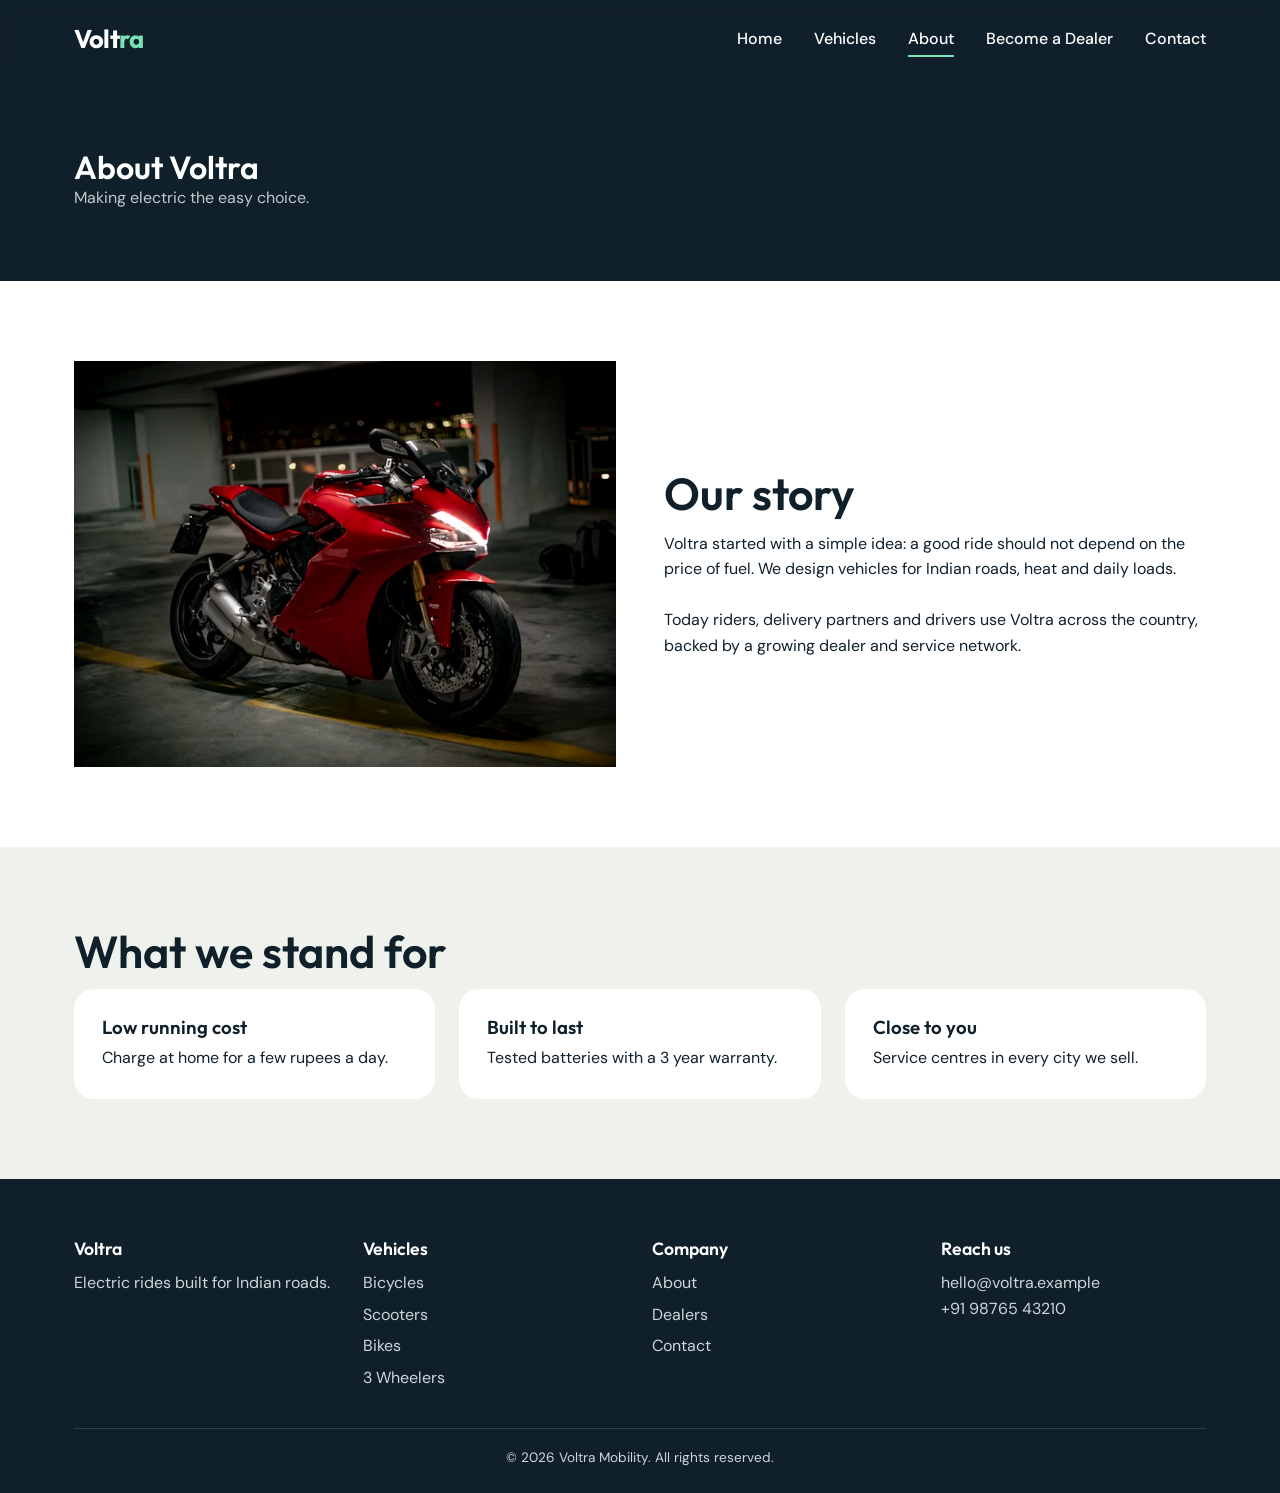
<file: about.html>
<!DOCTYPE html>
<html lang="en">

<head>
   <meta charset="UTF-8">
   <meta name="viewport" content="width=device-width,initial-scale=1">
   <title>About | Voltra</title>
   <link rel="preconnect" href="https://fonts.googleapis.com">
   <link
      href="https://fonts.googleapis.com/css2?family=DM+Sans:wght@400;500&family=Outfit:wght@500;600;700&display=swap"
      rel="stylesheet">
   <link rel="stylesheet" href="style.css">
</head>

<body>
   <header class="nav solid">
      <div class="wrap">
         <a href="index.html" class="logo">Volt<span>ra</span></a>
         <button class="burger" aria-label="Menu" aria-expanded="false">&#9776;</button>
         <ul class="menu">
            <li><a href="index.html">Home</a></li>
            <li><a href="vehicles.html">Vehicles</a></li>
            <li><a href="about.html" class="active">About</a></li>
            <li><a href="contact.html">Become a Dealer</a></li>
            <li><a href="contact.html">Contact</a></li>
         </ul>
      </div>
   </header>
   <div class="page-head">
      <div class="wrap">
         <h1>About Voltra</h1>
         <p>Making electric the easy choice.</p>
      </div>
   </div>
   <section>
      <div class="wrap split">
         <div class="ph "> <img class="qwe" src="images/bike1.avif" alt=""></div>
         <div>
            <h2>Our story</h2>
            <p>Voltra started with a simple idea: a good ride should not depend on the price of fuel. We design vehicles
               for Indian roads, heat and daily loads.</p><br>
            <p>Today riders, delivery partners and drivers use Voltra across the country, backed by a growing dealer and
               service network.</p>
         </div>
      </div>
   </section>
   <section class="sand">
      <div class="wrap">
         <h2>What we stand for</h2>
         <div class="grid">
            <div class="card w">
               <h3>Low running cost</h3>
               <p>Charge at home for a few rupees a day.</p>
            </div>
            <div class="card w">
               <h3>Built to last</h3>
               <p>Tested batteries with a 3 year warranty.</p>
            </div>
            <div class="card w">
               <h3>Close to you</h3>
               <p>Service centres in every city we sell.</p>
            </div>
         </div>
      </div>
   </section>
   <footer>
      <div class="wrap">
         <div class="grid">
            <div>
               <h3>Voltra</h3>
               <p>Electric rides built for Indian roads.</p>
            </div>
            <div>
               <h3>Vehicles</h3>
               <ul>
                  <li><a href="vehicles.html#bicycle">Bicycles</a></li>
                  <li><a href="vehicles.html#scooter">Scooters</a></li>
                  <li><a href="vehicles.html#bike">Bikes</a></li>
                  <li><a href="vehicles.html#three">3 Wheelers</a></li>
               </ul>
            </div>
            <div>
               <h3>Company</h3>
               <ul>
                  <li><a href="about.html">About</a></li>
                  <li><a href="contact.html">Dealers</a></li>
                  <li><a href="contact.html">Contact</a></li>
               </ul>
            </div>
            <div>
               <h3>Reach us</h3>
               <p>hello@voltra.example<br>+91 98765 43210</p>
            </div>
         </div>
         <p class="copy">&copy; 2026 Voltra Mobility. All rights reserved.</p>
      </div>
   </footer>
   <script src="script.js"></script>
</body>

</html>
</file>
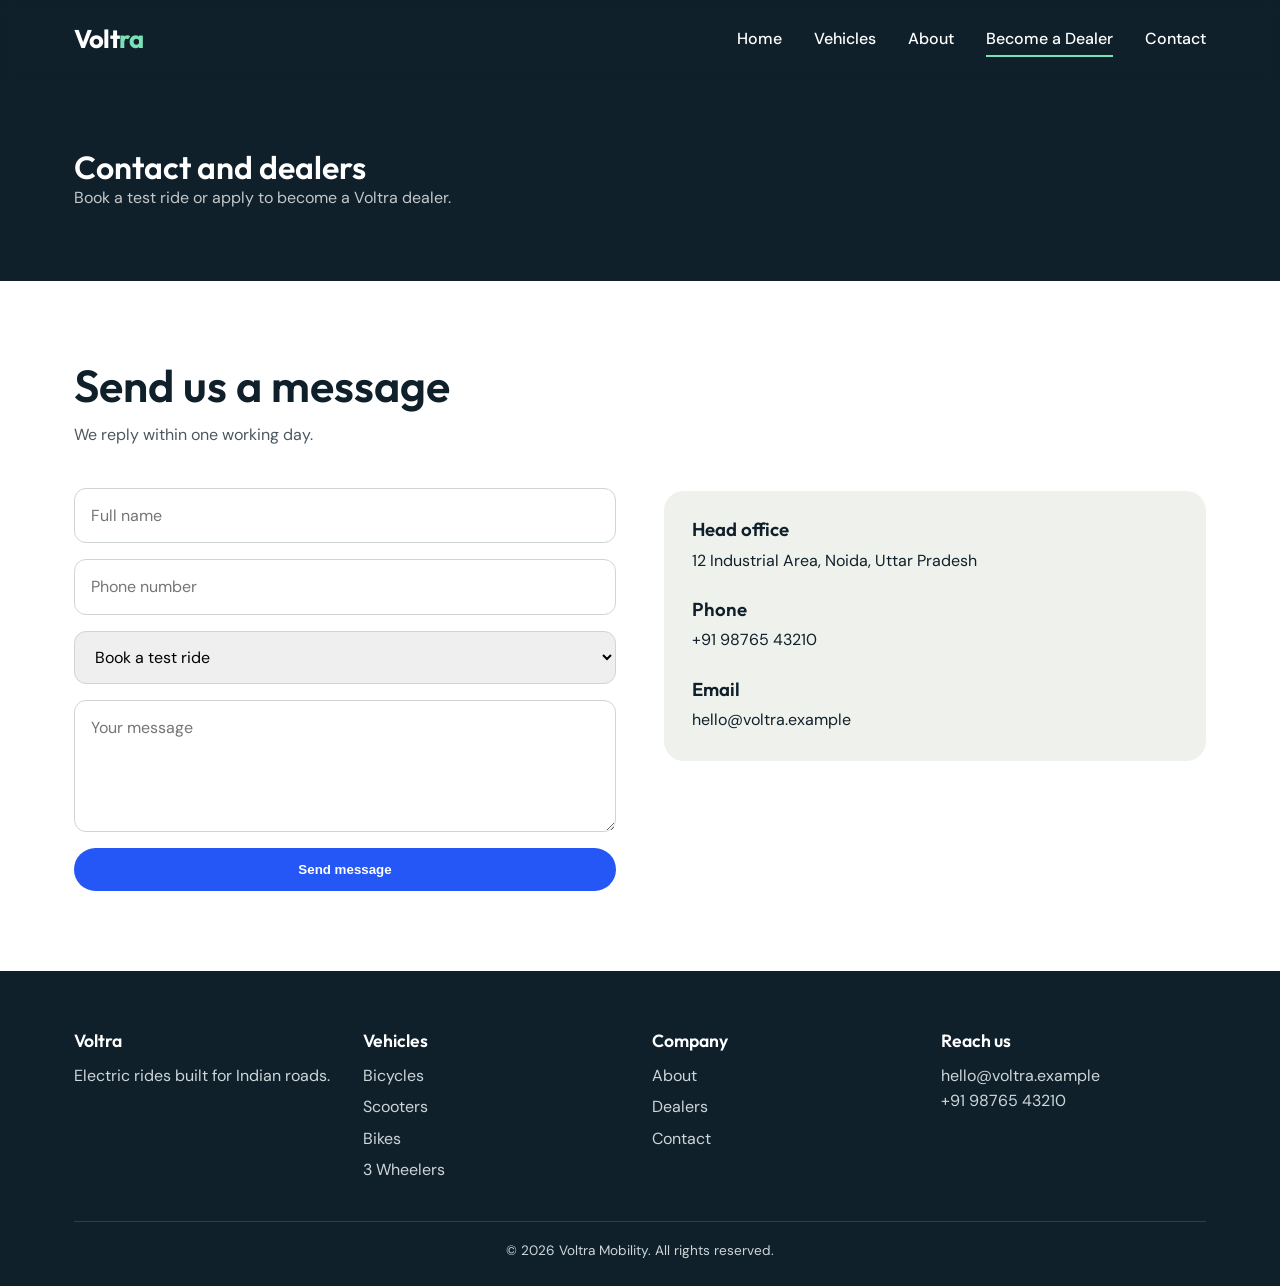
<file: contact.html>
<!DOCTYPE html><html lang="en"><head><meta charset="UTF-8"><meta name="viewport" content="width=device-width,initial-scale=1">
<title>Contact | Voltra</title>
<link rel="preconnect" href="https://fonts.googleapis.com"><link href="https://fonts.googleapis.com/css2?family=DM+Sans:wght@400;500&family=Outfit:wght@500;600;700&display=swap" rel="stylesheet">
<link rel="stylesheet" href="style.css"></head><body>
<header class="nav solid"><div class="wrap">
<a href="index.html" class="logo">Volt<span>ra</span></a>
<button class="burger" aria-label="Menu" aria-expanded="false">&#9776;</button>
<ul class="menu">
<li><a href="index.html" >Home</a></li>
<li><a href="vehicles.html" >Vehicles</a></li>
<li><a href="about.html" >About</a></li>
<li><a href="contact.html" class="active">Become a Dealer</a></li>
<li><a href="contact.html">Contact</a></li></ul></div></header>
<div class="page-head"><div class="wrap"><h1>Contact and dealers</h1><p>Book a test ride or apply to become a Voltra dealer.</p></div></div>
<section><div class="wrap split"><div><h2>Send us a message</h2><p class="lead">We reply within one working day.</p>
<form onsubmit="event.preventDefault();this.innerHTML='<h3>Thanks! We will call you soon.</h3>'">
<input required placeholder="Full name" aria-label="Full name"><input required type="tel" placeholder="Phone number" aria-label="Phone">
<select aria-label="Enquiry type"><option>Book a test ride</option><option>Become a dealer</option><option>Support</option></select>
<textarea rows="4" placeholder="Your message" aria-label="Message"></textarea><button class="btn">Send message</button></form></div>
<div class="card"><h3>Head office</h3><p>12 Industrial Area, Noida, Uttar Pradesh</p><br><h3>Phone</h3><p>+91 98765 43210</p><br><h3>Email</h3><p>hello@voltra.example</p></div></div></section>
<footer><div class="wrap"><div class="grid">
<div><h3>Voltra</h3><p>Electric rides built for Indian roads.</p></div>
<div><h3>Vehicles</h3><ul><li><a href="vehicles.html#bicycle">Bicycles</a></li><li><a href="vehicles.html#scooter">Scooters</a></li><li><a href="vehicles.html#bike">Bikes</a></li><li><a href="vehicles.html#three">3 Wheelers</a></li></ul></div>
<div><h3>Company</h3><ul><li><a href="about.html">About</a></li><li><a href="contact.html">Dealers</a></li><li><a href="contact.html">Contact</a></li></ul></div>
<div><h3>Reach us</h3><p>hello@voltra.example<br>+91 98765 43210</p></div>
</div><p class="copy">&copy; 2026 Voltra Mobility. All rights reserved.</p></div></footer><script src="script.js"></script></body></html>
</file>
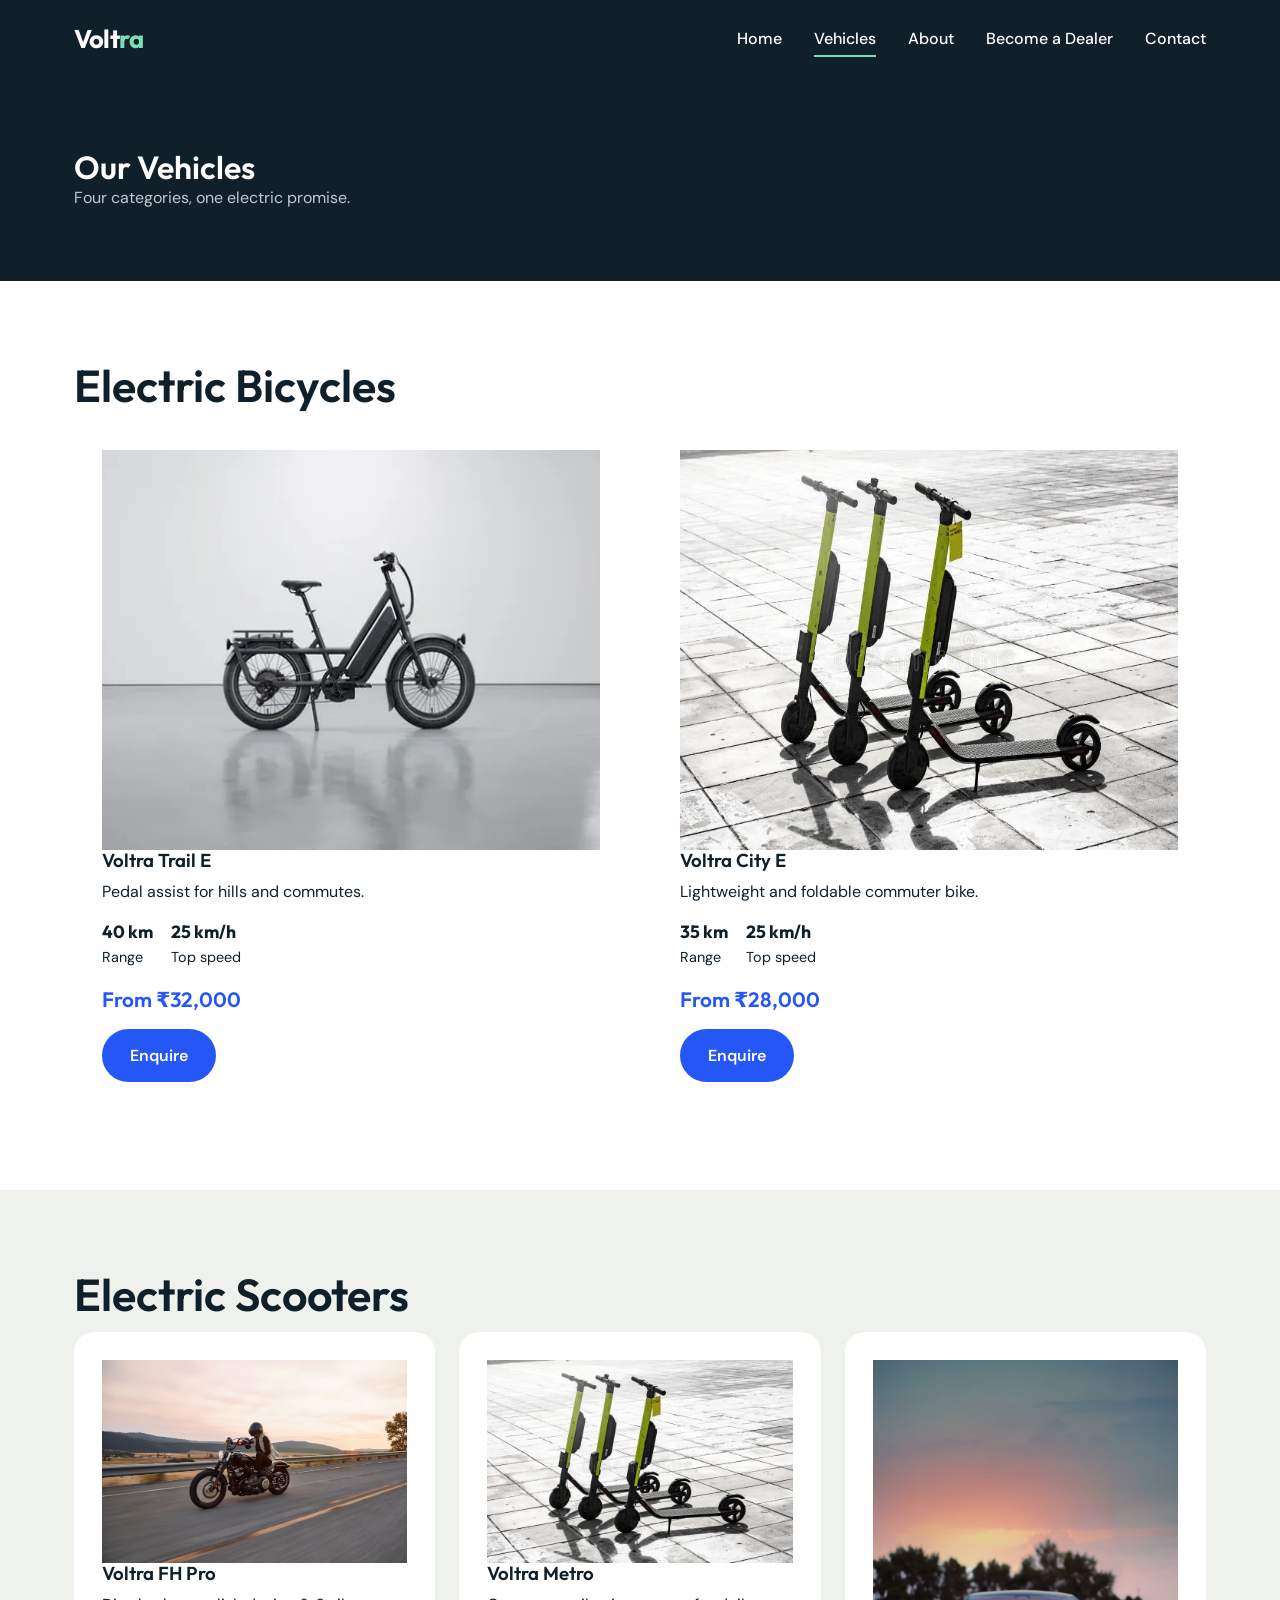
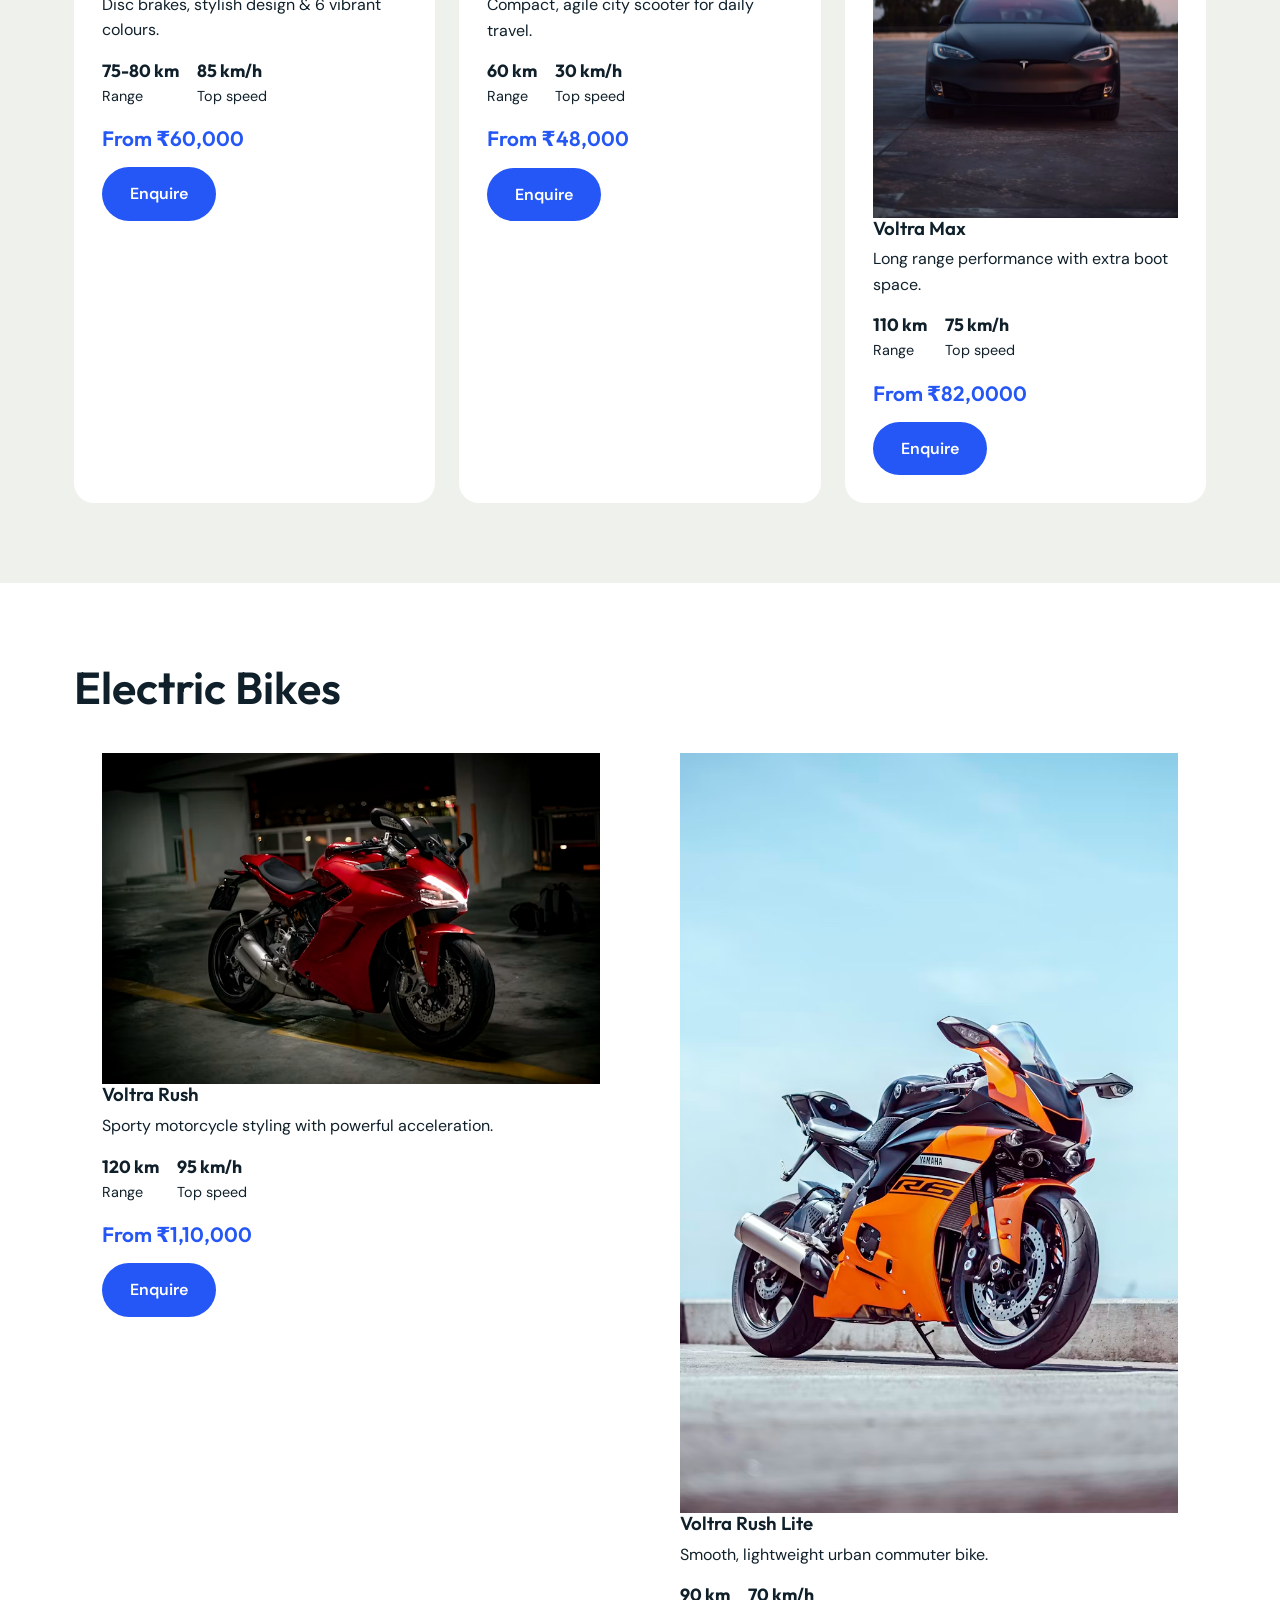
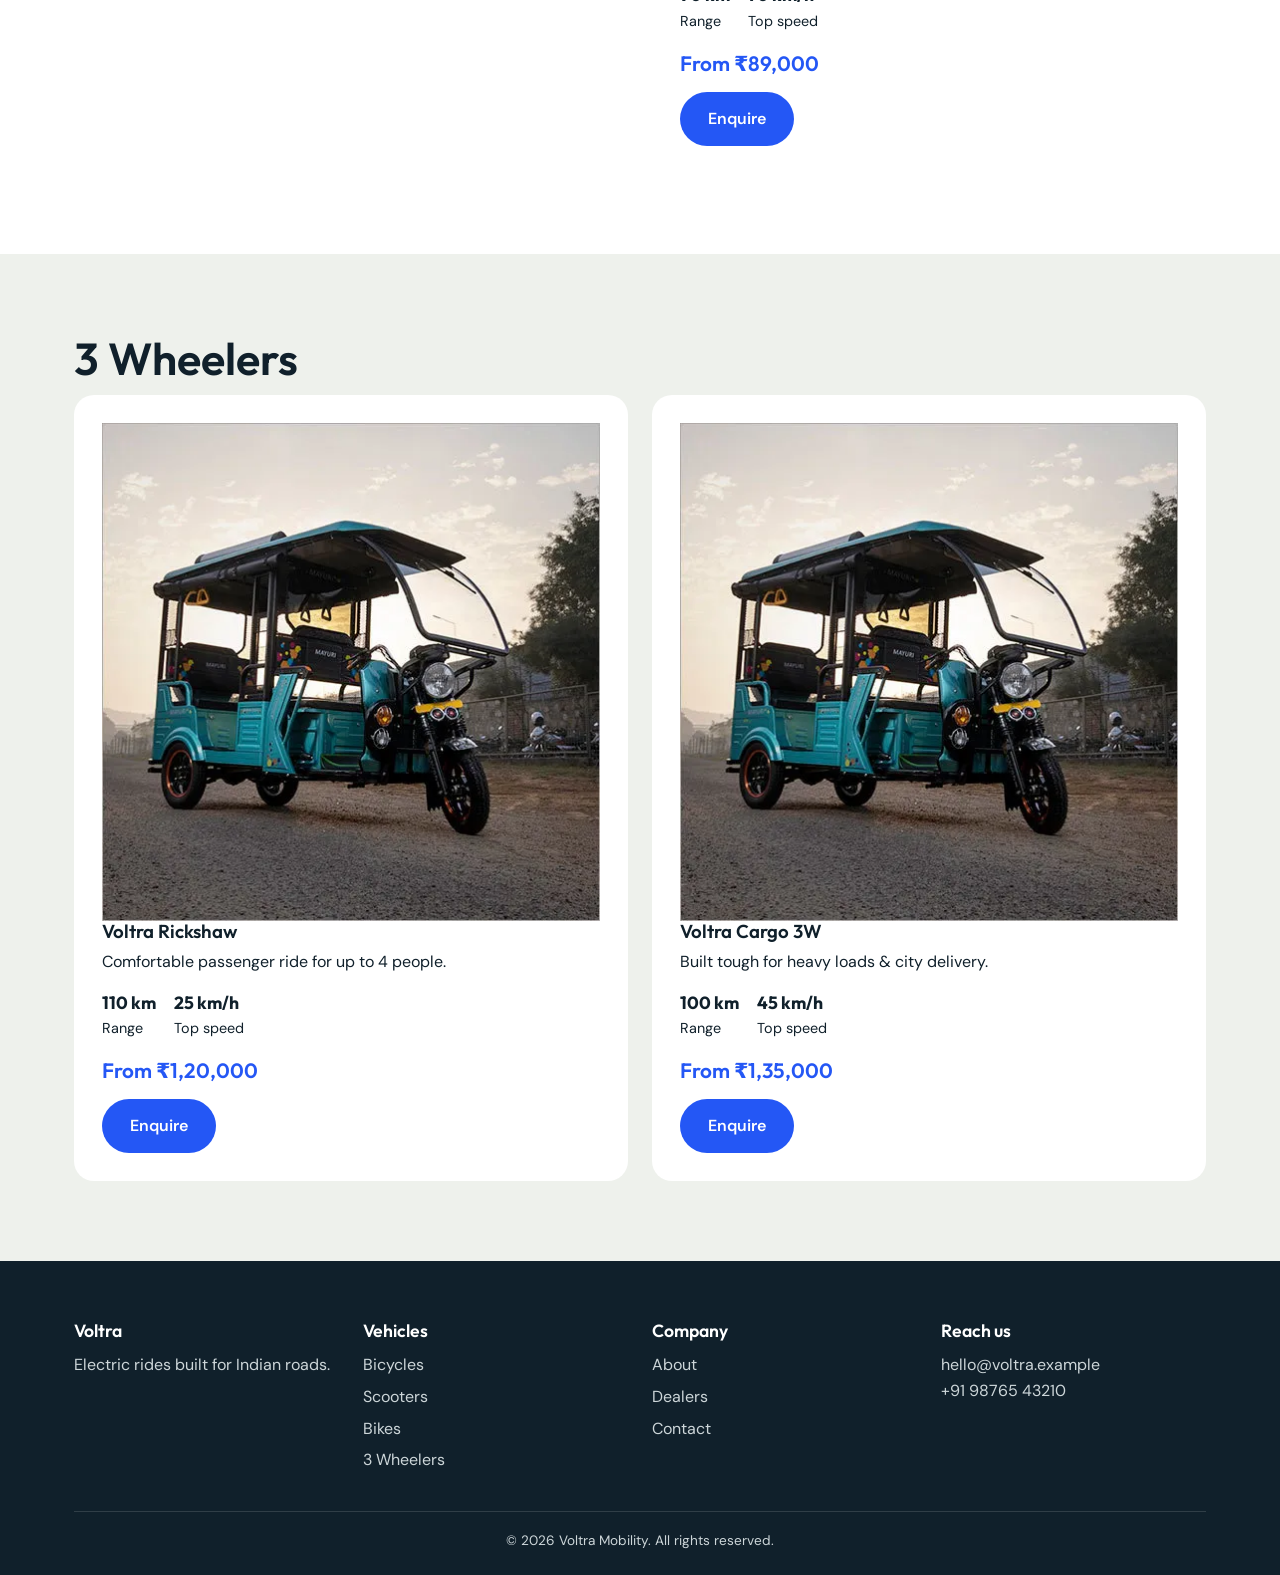
<file: vehicles.html>
<!DOCTYPE html>
<html lang="en">

<head>
   <meta charset="UTF-8">
   <meta name="viewport" content="width=device-width, initial-scale=1">
   <title>Vehicles | Voltra</title>
   <link rel="preconnect" href="https://fonts.googleapis.com">
   <link rel="preconnect" href="https://fonts.gstatic.com" crossorigin>
   <link
      href="https://fonts.googleapis.com/css2?family=DM+Sans:wght@400;500;700&family=Outfit:wght@500;600;700&display=swap"
      rel="stylesheet">
   <link rel="stylesheet" href="style.css">
</head>

<body>
   <header class="nav solid">
      <div class="wrap">
         <a href="index.html" class="logo">Volt<span>ra</span></a>
         <button class="burger" aria-label="Menu" aria-expanded="false">&#9776;</button>
         <ul class="menu">
            <li><a href="index.html">Home</a></li>
            <li><a href="vehicles.html" class="active">Vehicles</a></li>
            <li><a href="about.html">About</a></li>
            <li><a href="contact.html">Become a Dealer</a></li>
            <li><a href="contact.html">Contact</a></li>
         </ul>
      </div>
   </header>

   <div class="page-head">
      <div class="wrap">
         <h1>Our Vehicles</h1>
         <p>Four categories, one electric promise.</p>
      </div>
   </div>

   <!-- Bicycles Section -->
   <section id="bicycle">
      <div class="wrap">
         <h2>Electric Bicycles</h2>
         <div class="grid">
            <div class="card w">
               <div class="card-img">
                  <img class="ewq"
                     src="images/cycle.webp"
                     alt="Voltra Trail E Electric Bicycle">
               </div>
               <div class="card-content">
                  <h3>Voltra Trail E</h3>
                  <p>Pedal assist for hills and commutes.</p>
                  <div class="specs">
                     <div><b>40 km</b>Range</div>
                     <div><b>25 km/h</b>Top speed</div>
                  </div>
                  <div class="card-footer">
                     <div class="price">From ₹32,000</div>
                     <a class="btn" href="contact.html">Enquire</a>
                  </div>
               </div>
            </div>

            <div class="card w">
               <div class="card-img">
                  <img class="ewq"
                     src="images/scoter.webp"
                     alt="Voltra City E Electric Bicycle">
               </div>
               <div class="card-content">
                  <h3>Voltra City E</h3>
                  <p>Lightweight and foldable commuter bike.</p>
                  <div class="specs">
                     <div><b>35 km</b>Range</div>
                     <div><b>25 km/h</b>Top speed</div>
                  </div>
                  <div class="card-footer">
                     <div class="price">From ₹28,000</div>
                     <a class="btn" href="contact.html">Enquire</a>
                  </div>
               </div>
            </div>
         </div>
      </div>
   </section>

   <!-- Scooters Section -->
   <section id="scooter" class="sand">
      <div class="wrap">
         <h2>Electric Scooters</h2>
         <div class="grid">
            <div class="card w">
               <div class="card-img">
                  <img src="images/biker.avif"
                     alt="Voltra FH Pro Scooter">
               </div>
               <div class="card-content">
                  <h3>Voltra FH Pro</h3>
                  <p>Disc brakes, stylish design & 6 vibrant colours.</p>
                  <div class="specs">
                     <div><b>75-80 km</b>Range</div>
                     <div><b>85 km/h</b>Top speed</div>
                  </div>
                  <div class="card-footer">
                     <div class="price">From ₹60,000</div>
                     <a class="btn" href="contact.html">Enquire</a>
                  </div>
               </div>
            </div>

            <div class="card w">
               <div class="card-img">
                  <img
                     src="images/scoter.webp"
                     alt="Voltra Metro Scooter">
               </div>
               <div class="card-content">
                  <h3>Voltra Metro</h3>
                  <p>Compact, agile city scooter for daily travel.</p>
                  <div class="specs">
                     <div><b>60 km</b>Range</div>
                     <div><b>30 km/h</b>Top speed</div>
                  </div>
                  <div class="card-footer">
                     <div class="price">From ₹48,000</div>
                     <a class="btn" href="contact.html">Enquire</a>
                  </div>
               </div>
            </div>

            <div class="card w">
               <div class="card-img">
                  <img
                     src="images/max.avif"
                     alt="Voltra Max Scooter">
               </div>
               <div class="card-content">
                  <h3>Voltra Max</h3>
                  <p>Long range performance with extra boot space.</p>
                  <div class="specs">
                     <div><b>110 km</b>Range</div>
                     <div><b>75 km/h</b>Top speed</div>
                  </div>
                  <div class="card-footer">
                     <div class="price">From ₹82,0000</div>
                     <a class="btn" href="contact.html">Enquire</a>
                  </div>
               </div>
            </div>
         </div>
      </div>
   </section>

   <!-- Bikes Section -->
   <section id="bike">
      <div class="wrap">
         <h2>Electric Bikes</h2>
         <div class="grid">
            <div class="card w">
               <div class="card-img">
                  <img
                     src="images/bike1.avif"
                     alt="Voltra Rush Electric Motorcycle">
               </div>
               <div class="card-content">
                  <h3>Voltra Rush</h3>
                  <p>Sporty motorcycle styling with powerful acceleration.</p>
                  <div class="specs">
                     <div><b>120 km</b>Range</div>
                     <div><b>95 km/h</b>Top speed</div>
                  </div>
                  <div class="card-footer">
                     <div class="price">From ₹1,10,000</div>
                     <a class="btn" href="contact.html">Enquire</a>
                  </div>
               </div>
            </div>

            <div class="card w">
               <div class="card-img">
                  <img
                     src="images/bike2.avif"
                     alt="Voltra Rush Lite Electric Bike">
               </div>
               <div class="card-content">
                  <h3>Voltra Rush Lite</h3>
                  <p>Smooth, lightweight urban commuter bike.</p>
                  <div class="specs">
                     <div><b>90 km</b>Range</div>
                     <div><b>70 km/h</b>Top speed</div>
                  </div>
                  <div class="card-footer">
                     <div class="price">From ₹89,000</div>
                     <a class="btn" href="contact.html">Enquire</a>
                  </div>
               </div>
            </div>
         </div>
      </div>
   </section>

   <!-- 3 Wheelers Section -->
   <section id="three" class="sand">
      <div class="wrap">
         <h2>3 Wheelers</h2>
         <div class="grid">
            <div class="card w">
               <div class="card-img">
                  <img src="images/three.webp"
                     alt="Voltra Rickshaw Electric 3W">
               </div>
               <div class="card-content">
                  <h3>Voltra Rickshaw</h3>
                  <p>Comfortable passenger ride for up to 4 people.</p>
                  <div class="specs">
                     <div><b>110 km</b>Range</div>
                     <div><b>25 km/h</b>Top speed</div>
                  </div>
                  <div class="card-footer">
                     <div class="price">From ₹1,20,000</div>
                     <a class="btn" href="contact.html">Enquire</a>
                  </div>
               </div>
            </div>

            <div class="card w">
               <div class="card-img">
                  <img
                     src="images/three.webp"
                     alt="Voltra Cargo 3W Electric Vehicle">
               </div>
               <div class="card-content">
                  <h3>Voltra Cargo 3W</h3>
                  <p>Built tough for heavy loads & city delivery.</p>
                  <div class="specs">
                     <div><b>100 km</b>Range</div>
                     <div><b>45 km/h</b>Top speed</div>
                  </div>
                  <div class="card-footer">
                     <div class="price">From ₹1,35,000</div>
                     <a class="btn" href="contact.html">Enquire</a>
                  </div>
               </div>
            </div>
         </div>
      </div>
   </section>

   <footer>
      <div class="wrap">
         <div class="grid footer-grid">
            <div>
               <h3>Voltra</h3>
               <p>Electric rides built for Indian roads.</p>
            </div>
            <div>
               <h3>Vehicles</h3>
               <ul>
                  <li><a href="vehicles.html#bicycle">Bicycles</a></li>
                  <li><a href="vehicles.html#scooter">Scooters</a></li>
                  <li><a href="vehicles.html#bike">Bikes</a></li>
                  <li><a href="vehicles.html#three">3 Wheelers</a></li>
               </ul>
            </div>
            <div>
               <h3>Company</h3>
               <ul>
                  <li><a href="about.html">About</a></li>
                  <li><a href="contact.html">Dealers</a></li>
                  <li><a href="contact.html">Contact</a></li>
               </ul>
            </div>
            <div>
               <h3>Reach us</h3>
               <p>hello@voltra.example<br>+91 98765 43210</p>
            </div>
         </div>
         <p class="copy">&copy; 2026 Voltra Mobility. All rights reserved.</p>
      </div>
   </footer>
   <script src="script.js"></script>
</body>

</html>
</file>
<file: style.css>
:root {
   --ink: #10202B;
   --cobalt: #2457F5;
   --mint: #7BE0B5;
   --sand: #EEF1EC;
   --white: #fff;
   --font: 'Outfit', system-ui, sans-serif
}

* {
   box-sizing: border-box;
   margin: 0;
   padding: 0
}

html {
   scroll-behavior: smooth
}

body {
   font-family: 'DM Sans', system-ui, sans-serif;
   color: var(--ink);
   background: var(--white);
   line-height: 1.6
}

h1,
h2,
h3 {
   font-family: var(--font);
   line-height: 1.1;
   font-weight: 600
}

img {
   max-width: 100%;
   display: block
}

a {
   color: inherit;
   text-decoration: none
}

.wrap {
   max-width: 1180px;
   margin: 0 auto;
   padding: 0 24px
}

section {
   padding: 80px 0
}

h2 {
   font-size: clamp(1.8rem, 4vw, 2.8rem);
   margin-bottom: 12px
}

.lead {
   max-width: 560px;
   opacity: .75;
   margin-bottom: 40px
}

.btn {
   display: inline-block;
   padding: 14px 28px;
   border-radius: 999px;
   background: var(--cobalt);
   color: #fff;
   font-weight: 600;
   border: 0;
   cursor: pointer;
   transition: transform .2s
}

.btn:hover {
   transform: translateY(-2px)
}

.btn.ghost {
   background: transparent;
   border: 2px solid #fff
}

:focus-visible {
   outline: 3px solid var(--mint);
   outline-offset: 3px
}

/* NAVBAR - transparent over hero */
.nav {
   position: fixed;
   top: 0;
   left: 0;
   width: 100%;
   z-index: 50;
   background: transparent;
   transition: background .3s, box-shadow .3s
}

.nav .wrap {
   display: flex;
   align-items: center;
   justify-content: space-between;
   height: 78px
}

.nav.scrolled,
.nav.solid {
   background: rgba(16, 32, 43, .94);
   backdrop-filter: blur(8px)
}

.logo {
   font-family: var(--font);
   font-size: 1.6rem;
   font-weight: 700;
   color: #fff;
   letter-spacing: -.5px
}

.logo span {
   color: var(--mint)
}

.menu {
   display: flex;
   gap: 32px;
   list-style: none
}

.menu a {
   color: #fff;
   font-weight: 500;
   padding: 6px 0;
   border-bottom: 2px solid transparent
}

.menu a:hover,
.menu a.active {
   border-color: var(--mint)
}

.burger {
   display: none;
   background: none;
   border: 0;
   color: #fff;
   font-size: 2rem;
   cursor: pointer
}

/* HERO SLIDER */
.hero {
   position: relative;
   height: 100vh;
   min-height: 560px;
   padding: 0;
   overflow: hidden;
   color: #fff
}

.slide {
   position: absolute;
   inset: 0;
   opacity: 0;
   transition: opacity 1s;
   background-size: cover;
   background-position: center;
   display: flex;
   align-items: center
}

.slide.on {
   opacity: 1
}

.slide::before {
   content: "";
   position: absolute;
   inset: 0;
   background: linear-gradient(90deg, rgba(16, 32, 43, .8), rgba(16, 32, 43, .15))
}

.s1 {
   background-image: url(images/hero1.jpg), linear-gradient(135deg, #10202B, #2457F5)
}

.s2 {
   background-image: url(images/hero2.jpg), linear-gradient(135deg, #0d3b36, #7BE0B5)
}

.s3 {
   background-image: url(images/hero3.jpg), linear-gradient(135deg, #1b1f3a, #6b4dff)
}

.slide .wrap {
   position: relative
}

.slide h1 {
   font-size: clamp(2.4rem, 6.5vw, 5rem);
   max-width: 700px;
   margin-bottom: 18px
}

.slide p {
   max-width: 480px;
   font-size: 1.15rem;
   margin-bottom: 28px
}

.slide .btn+.btn {
   margin-left: 12px
}

.arrow {
   position: absolute;
   top: 50%;
   transform: translateY(-50%);
   z-index: 5;
   width: 48px;
   height: 48px;
   border-radius: 50%;
   border: 0;
   background: rgba(255, 255, 255, .2);
   color: #fff;
   font-size: 1.4rem;
   cursor: pointer
}

.arrow:hover {
   background: rgba(255, 255, 255, .4)
}

.prev {
   left: 20px
}

.next {
   right: 20px
}

.dots {
   position: absolute;
   bottom: 28px;
   left: 50%;
   transform: translateX(-50%);
   display: flex;
   gap: 10px;
   z-index: 5
}

.dots button {
   width: 36px;
   height: 5px;
   border: 0;
   border-radius: 3px;
   background: rgba(255, 255, 255, .4);
   cursor: pointer
}

.dots button.on {
   background: var(--mint)
}

/* STATS STRIP */
.stats {
   background: var(--ink);
   color: #fff;
   padding: 36px 0
}

.stats .wrap {
   display: grid;
   grid-template-columns: repeat(4, 1fr);
   gap: 20px;
   text-align: center
}

.stats b {
   font-family: var(--font);
   font-size: 2rem;
   color: var(--mint);
   display: block
}

/* CARDS */
.grid {
   display: grid;
   grid-template-columns: repeat(auto-fit, minmax(250px, 1fr));
   gap: 24px
}

.cat {
   position: relative;
   min-height: 300px;
   border-radius: 24px;
   overflow: hidden;
   color: #fff;
   transition: transform .25s;
}

.cat>div {
   position: absolute;
   inset: 0;
   padding: 24px;
   display: flex;
   flex-direction: column;
   justify-content: flex-end;
   z-index: 2;
}

.cat img {
   width: 100%;
   height: 100%;
   object-fit: cover;
   position: absolute;
   inset: 0;
}

/* .cat h3,
.cat small {
   position: absolute;
   z-index: 2;
} */

/* .cat h3 {
   position: absolute;
   bottom: 42px;
   left: 24px;
} */

/* .cat small {
   position: absolute;
   bottom: 20px;
   left: 24px;
} */

.ewq{
   min-height: 400px;
}

.cat:hover {
   transform: translateY(-6px)
}

.cat h3 {
   font-size: 1.5rem;
   position: relative
}

.cat small {
   position: relative;
   display: block;
   opacity: .85
}

.cat::before {
   content: "";
   position: absolute;
   inset: 0;
   background: linear-gradient(0deg, rgba(16, 32, 43, .85), transparent 70%)
}

.c1 {
   background: linear-gradient(135deg, #2457F5, #10202B)
}

.c2 {
   background: linear-gradient(135deg, #1aa37a, #10202B)
}

.c3 {
   background: linear-gradient(135deg, #6b4dff, #10202B)
}

.c4 {
   background: linear-gradient(135deg, #e8a33d, #10202B)
}

.card {
   background: var(--sand);
   border-radius: 20px;
   padding: 28px
}

.card h3 {
   margin-bottom: 8px
}

.sand {
   background: var(--sand)
}

.card.w {
   background: #fff
}

.specs {
   display: flex;
   gap: 18px;
   margin: 14px 0;
   font-size: .9rem;
   flex-wrap: wrap
}

.specs b {
   display: block;
   font-size: 1.1rem;
   font-family: var(--font)
}

.price {
   font-family: var(--font);
   font-size: 1.3rem;
   color: var(--cobalt);
   font-weight: 600;
   margin-bottom: 12px
}

.split {
   display: grid;
   grid-template-columns: 1fr 1fr;
   gap: 48px;
   align-items: center
}

.ph {
   aspect-ratio: 4/3;
   border-radius: 24px;
   background: linear-gradient(135deg, var(--cobalt), var(--mint));
   background-size: cover;
   background-position: center
   
}

/* PAGE HEADER (inner pages) */
.page-head {
   background: var(--ink);
   color: #fff;
   padding: 150px 0 70px
}

.page-head p {
   opacity: .75;
   max-width: 520px
}

/* FORM */
form {
   display: grid;
   gap: 16px
}

input,
select,
textarea {
   width: 100%;
   padding: 14px 16px;
   border: 1.5px solid #cfd6d2;
   border-radius: 12px;
   font: inherit
}
 .qwe{
   width: 100%;
      height: 100%;
      object-fit: cover;
 }

input:focus,
textarea:focus,
select:focus {
   border-color: var(--cobalt);
   outline: 0
}

/* FOOTER */
footer {
   background: var(--ink);
   color: #cdd6d9;
   padding: 60px 0 24px
}

footer .grid {
   margin-bottom: 32px
}

footer h3 {
   color: #fff;
   font-size: 1.1rem;
   margin-bottom: 12px
}

footer li {
   list-style: none;
   margin-bottom: 6px
}

footer a:hover {
   color: var(--mint)
}

.copy {
   border-top: 1px solid #ffffff22;
   padding-top: 18px;
   font-size: .85rem;
   text-align: center
}

/* RESPONSIVE */
@media(max-width:900px) {
   .split {
      grid-template-columns: 1fr
   }

   .stats .wrap {
      grid-template-columns: repeat(2, 1fr)
   }

   .burger {
      display: block
   }

   .menu {
      position: absolute;
      top: 78px;
      left: 0;
      width: 100%;
      flex-direction: column;
      gap: 0;
      background: rgba(16, 32, 43, .97);
      max-height: 0;
      overflow: hidden;
      transition: max-height .35s
   }

   .menu.open {
      max-height: 420px
   }

   .menu li {
      padding: 14px 24px;
      border-top: 1px solid #ffffff18
   }

   .arrow {
      display: none
   }
}

@media(max-width:520px) {
   section {
      padding: 56px 0
   }

   .slide .btn+.btn {
      margin: 12px 0 0
   }
}

@media(prefers-reduced-motion:reduce) {
   * {
      transition: none !important;
      scroll-behavior: auto !important
   }
}

/* PRODUCT PICKER */
.picker {
   text-align: center
}

.tabs {
   display: inline-flex;
   gap: 8px;
   background: var(--sand);
   padding: 6px;
   border-radius: 999px;
   margin: 8px 0 28px
}

.tabs button {
   border: 0;
   background: transparent;
   font: 600 1rem var(--font);
   padding: 12px 28px;
   border-radius: 999px;
   cursor: pointer;
   color: var(--ink)
}

.tabs button.on {
   background: var(--ink);
   color: #fff
}

.pname {
   font-size: clamp(1.6rem, 4vw, 2.6rem);
   margin-bottom: 8px;
   transition: opacity .25s
}

.stage {
   position: relative;
   max-width: 900px;
   margin: 0 auto;
   display: flex;
   align-items: center;
   justify-content: space-between;
   gap: 12px
}

.stage-img {
   position: relative;
   flex: 1;
   aspect-ratio: 16/10;
   display: grid;
   place-items: center
}

.stage-img::before {
   content: "";
   position: absolute;
   width: 70%;
   aspect-ratio: 1;
   border-radius: 50%;
   background: var(--tint, #2457F5);
   opacity: .18;
   transition: background .4s
}

.stage-img img {
   position: relative;
   max-height: 100%;
   object-fit: contain;
   transition: opacity .25s
}

.stage-img .miss {
   position: absolute;
   font-size: .85rem;
   opacity: .5
}

.round {
   flex: none;
   width: 48px;
   height: 48px;
   border-radius: 50%;
   border: 1.5px solid #cfd6d2;
   background: #fff;
   font-size: 1.1rem;
   cursor: pointer
}

.round:hover {
   background: var(--ink);
   color: #fff
}

.pspecs {
   max-width: 900px;
   margin: 12px auto 0;
   display: flex;
   align-items: center;
   justify-content: center;
   gap: 40px;
   flex-wrap: wrap;
   text-align: left
}

.pspecs small {
   display: block;
   opacity: .65;
   font-size: .85rem
}

.pspecs b {
   font: 600 1.5rem var(--font)
}

.colors {
   display: flex;
   gap: 12px;
   align-items: center;
   justify-content: center;
   margin: 26px 0 20px
}

.colors button {
   width: 34px;
   height: 34px;
   border-radius: 50%;
   border: 3px solid #fff;
   box-shadow: 0 0 0 1.5px #cfd6d2;
   cursor: pointer
}

.colors button.on {
   box-shadow: 0 0 0 2.5px var(--cobalt)
}

.bars {
   display: flex;
   gap: 8px;
   justify-content: center
}

.bars button {
   width: 44px;
   height: 6px;
   border: 0;
   border-radius: 3px;
   background: #d7ddd9;
   cursor: pointer
}

.bars button.on {
   background: var(--cobalt)
}

@media(max-width:700px) {
   .round {
      width: 38px;
      height: 38px
   }

   .pspecs {
      gap: 20px 28px;
      justify-content: flex-start;
      padding: 0 8px
   }
}
</file>
